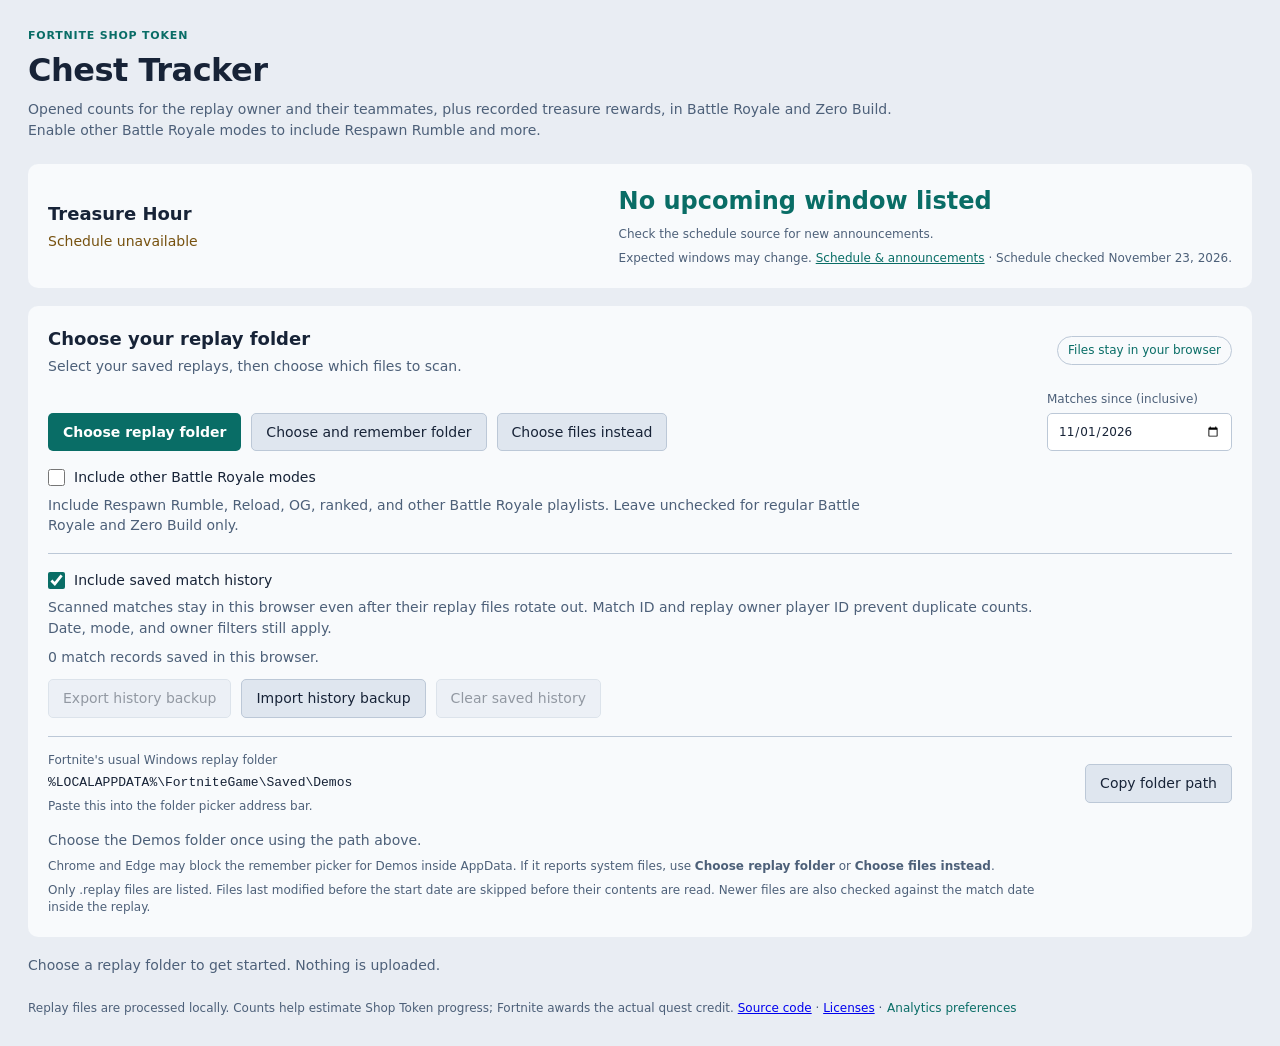
<file: src/FortniteChestTracker.Web/wwwroot/index.html>
<!doctype html>
<html lang="en">
<head>
  <meta charset="utf-8">
  <meta name="viewport" content="width=device-width, initial-scale=1">
  <meta name="color-scheme" content="dark light">
  <meta name="description" content="Track Opened counts and recorded treasure rewards in Fortnite replays. Opened includes normal openings and attributed destroyed unopened chests. Files stay in your browser.">
  <title>Fortnite Chest Tracker</title>
  <link rel="icon" href="data:image/svg+xml,%3Csvg xmlns='http://www.w3.org/2000/svg' viewBox='0 0 40 40'%3E%3Crect width='40' height='40' rx='8' fill='%236988ff'/%3E%3Cpath d='M9 17h22v14H9zm2-7h18l2 5H9z' fill='%23fff'/%3E%3Cpath d='M18 17h4v7h-4z' fill='%236988ff'/%3E%3C/svg%3E">
  <link rel="stylesheet" href="./app.css">
  <script type="module" src="./app.js"></script>
  <script type="module" src="./usage-analytics.js"></script>
</head>
<body>
  <main class="app-shell">
    <header class="page-header">
      <p class="eyebrow">FORTNITE SHOP TOKEN</p>
      <h1>Chest Tracker</h1>
      <p class="intro">Opened counts for the replay owner and their teammates, plus recorded treasure rewards, in Battle Royale and Zero Build. Enable other Battle Royale modes to include Respawn Rumble and more.</p>
    </header>

    <section class="panel treasure-panel" aria-labelledby="treasure-heading">
      <div><h2 id="treasure-heading">Treasure Hour</h2><p class="treasure-state" id="treasure-state">Checking schedule…</p></div>
      <div class="treasure-details"><p class="treasure-countdown" id="treasure-countdown" role="timer" aria-live="off"></p><p class="hint" id="treasure-time"></p><p class="hint">Expected windows may change. <a href="https://chestcounterfortnite.com/treasure-hours" target="_blank" rel="noopener noreferrer">Schedule &amp; announcements</a> · Schedule checked November 23, 2026.</p></div>
    </section>

    <section class="panel selection-panel" aria-labelledby="selection-heading">
      <div class="section-heading">
        <div><h2 id="selection-heading">Choose your replay folder</h2><p class="muted">Select your saved replays, then choose which files to scan.</p></div>
        <span class="local-badge">Files stay in your browser</span>
      </div>
      <div class="selection-controls">
        <div class="folder-actions">
          <button type="button" class="primary" id="choose-folder">Choose replay folder</button>
          <button type="button" id="choose-remember-folder" hidden title="Optional: remember a copied replay folder outside AppData">Choose and remember folder</button>
          <button type="button" id="use-saved-folder" hidden>Use saved replay folder</button>
          <button type="button" id="choose-files">Choose files instead</button>
          <input type="file" id="folder-input" webkitdirectory multiple hidden aria-label="Choose replay folder">
          <input type="file" id="files-input" accept=".replay" multiple hidden aria-label="Choose replay files">
        </div>
        <label class="date-field">Matches since (inclusive)<input type="date" id="since" value="2026-11-01" required></label>
      </div>
      <div class="mode-option">
        <label><input type="checkbox" id="include-other-modes" aria-describedby="mode-option-hint"> Include other Battle Royale modes</label>
        <p class="hint" id="mode-option-hint">Include Respawn Rumble, Reload, OG, ranked, and other Battle Royale playlists. Leave unchecked for regular Battle Royale and Zero Build only.</p>
      </div>
      <div class="history-controls">
        <label class="history-toggle"><input type="checkbox" id="include-history" checked> Include saved match history</label>
        <p class="hint">Scanned matches stay in this browser even after their replay files rotate out. Match ID and replay owner player ID prevent duplicate counts. Date, mode, and owner filters still apply.</p>
        <p class="hint" id="history-status" role="status">Loading saved match history…</p>
        <div class="folder-actions">
          <button type="button" id="export-history" disabled>Export history backup</button>
          <button type="button" id="import-history">Import history backup</button>
          <button type="button" id="clear-history" disabled>Clear saved history</button>
          <input type="file" id="history-input" accept=".json,application/json" hidden aria-label="Import match history backup">
        </div>
      </div>
      <div class="folder-location">
        <div><p class="path-label">Fortnite's usual Windows replay folder</p><code id="default-folder-path">%LOCALAPPDATA%\FortniteGame\Saved\Demos</code><p class="hint">Paste this into the folder picker address bar.</p></div>
        <button type="button" id="copy-path">Copy folder path</button>
      </div>
      <p id="folder-summary" class="folder-summary muted">Choose the Demos folder once using the path above.</p>
      <p class="hint">Chrome and Edge may block the remember picker for Demos inside AppData. If it reports system files, use <strong>Choose replay folder</strong> or <strong>Choose files instead</strong>.</p>
      <p id="folder-memory-hint" class="hint" hidden></p>
      <p class="hint">Only .replay files are listed. Files last modified before the start date are skipped before their contents are read. Newer files are also checked against the match date inside the replay.</p>
    </section>

    <section class="panel files-panel" id="files-panel" hidden aria-labelledby="files-heading">
      <div class="section-heading">
        <div><h2 id="files-heading">Replay files</h2><p class="muted" id="selection-summary"></p></div>
        <button type="button" class="text-button" id="select-all">Select all eligible</button>
      </div>
      <div class="table-scroll candidate-scroll" tabindex="0" aria-label="Replay files available for selection">
        <table class="files-table">
          <thead><tr><th class="check-column"><span class="sr-only">Selected</span></th><th>Replay file</th><th>Last modified</th><th>Size</th><th>Status</th></tr></thead>
          <tbody id="files-body"></tbody>
        </table>
      </div>
      <div class="scan-actions"><p class="muted" id="scan-selection-label"></p><button type="button" class="primary" id="scan" disabled>Scan selected replays</button></div>
    </section>

    <section class="status-area" aria-label="Scan status">
      <div class="status-line"><p id="status" role="status" aria-live="polite">Choose a replay folder to get started. Nothing is uploaded.</p><button type="button" id="cancel" hidden>Cancel scan</button></div>
      <progress id="progress" value="0" max="1" hidden aria-label="Replay scan progress"></progress>
    </section>

    <section id="report" hidden aria-labelledby="report-heading">
      <div class="report-heading">
        <div><h2 id="report-heading">Chests &amp; rewards</h2><p class="muted" id="report-summary"></p></div>
        <div class="report-actions"><label class="owner-field">Replay owner<select id="owner-filter" aria-label="Filter by replay owner"></select></label><button type="button" id="export">Download CSV</button></div>
      </div>
      <div class="summary-cards">
        <article class="summary-card"><h3>Owner · Opened</h3><p class="summary-value" id="owner-total">—</p><p class="muted" id="owners-summary"></p></article>
        <article class="summary-card"><h3>Teammates · Opened</h3><p class="summary-value" id="teammate-total">—</p><p class="muted">In the included matches</p></article>
        <article class="summary-card"><h3>Squad · Opened</h3><p class="summary-value accent" id="squad-total">—</p><p class="muted">Owner + teammates</p></article>
        <article class="summary-card"><h3>Included matches</h3><p class="summary-value" id="match-total">—</p><p class="muted" id="files-summary"></p></article>
      </div>
      <p class="coverage-note"><strong>Opened</strong> includes normal openings and destroyed unopened chests attributed to players in the replay. A chest that resets and is opened or destroyed again counts again; repeated updates within the same opening count once. Counts are the minimum confirmed by the recording. <strong>+</strong> means more chests may be missing, especially from distant teammates. <strong>Unknown</strong> means unavailable data; totals exclude it.</p>
      <p class="coverage-note">Reward counts include recorded observations in each replay. Nearby players outside your squad appear as <strong>Other player</strong> in Rewards when their reward is recorded. <strong>None recorded</strong> does not mean no reward was received. Treasure receipts without a prize ID appear as <strong>Treasure (unknown type)</strong>; they may include Gizmos or shared teammate rewards.</p>
      <section class="panel analytics-panel" aria-labelledby="analytics-heading">
        <div class="section-heading"><div><h2 id="analytics-heading">Chest activity &amp; pace</h2><p class="muted">Explore your saved matches to see when looting slows down.</p></div><div class="analytics-controls"><label class="analytics-field">Count for<select id="analytics-scope"><option value="owner">Replay owner</option><option value="teammates">Teammates</option><option value="squad">Whole squad</option></select></label><label class="analytics-field">Reported region<select id="analytics-region"><option value="">All reported regions</option></select></label></div></div>
        <div class="activity-cards">
          <article><h3>Today · Opened</h3><p class="summary-value" id="daily-total">0</p><p class="muted" id="daily-rate"></p></article>
          <article><h3>This week · Opened</h3><p class="summary-value" id="weekly-total">0</p><p class="muted" id="weekly-rate"></p></article>
          <article><h3>Selected period · Opened</h3><p class="summary-value" id="period-total">0</p><p class="muted" id="period-label"></p></article>
        </div>
        <section class="farming-insights" aria-labelledby="insights-heading">
          <h2 id="insights-heading">Farming insights</h2><p class="hint" id="insights-summary"></p>
          <div class="insight-cards">
            <article><h3>Region to try</h3><p class="insight-badge" id="insight-region-badge">More data needed</p><p class="insight-title" id="insight-region-title"></p><p id="insight-region-note"></p><p class="hint" id="insight-region-missing"></p></article>
            <article><h3>When to restart</h3><p class="insight-badge" id="insight-stop-badge">More data needed</p><p class="insight-title" id="insight-stop-title"></p><p id="insight-stop-note"></p></article>
            <article><h3>Time slot to try</h3><p class="insight-badge" id="insight-time-badge">More data needed</p><p class="insight-title" id="insight-time-title"></p><p id="insight-time-note"></p></article>
            <article><h3>Teammate chests by region</h3><p class="insight-badge" id="insight-team-chests-badge">More data needed</p><p class="insight-title" id="insight-team-chests-title"></p><p id="insight-team-chests-note"></p></article>
            <article><h3>Fewer departures while squad survives</h3><p class="insight-badge" id="insight-team-stability-badge">More data needed</p><p class="insight-title" id="insight-team-stability-title"></p><p id="insight-team-stability-note"></p></article>
          </div>
          <p class="hint" id="insights-method"></p>
          <div class="analytics-controls"><label class="analytics-field">Count departures during first (%) of squad survival<input type="number" id="insights-survival-percent" value="100" min="1" max="100" step="1"></label></div>
          <p class="hint" id="insights-team-method"></p>
          <details class="analytics-data"><summary>Compare teammate contribution and disconnects</summary><div class="table-scroll" tabindex="0"><table><thead><tr><th>Reported region</th><th class="number">Teammate chests/match</th><th class="number">Teammate chests/hour (estimated)</th><th class="number">Matches with chest counts</th><th class="number">Departures during survival: matches (%)</th><th class="number">Tracked matches</th><th class="number">Unavailable survival/tracking</th></tr></thead><tbody id="insights-team-table"></tbody></table></div></details>
          <details class="analytics-data"><summary>Compare local times of day</summary><p class="hint">Entire recordings are grouped by the local time the match started. Empty time slots have no observations. Region and date filters apply; the same player and game mode are compared.</p><div class="table-scroll" tabindex="0"><table><thead><tr><th>Local match start</th><th class="number">Estimated chests/hour</th><th class="number">Chests opened</th><th class="number">Matches used</th><th class="number">Different days</th><th>Sample size</th></tr></thead><tbody id="insights-time-table"></tbody></table></div><p class="hint" id="insights-time-empty">No comparable matches with known chest counts and recording length.</p></details>
        </section>
        <div class="analytics-controls">
          <label class="analytics-field">Calendar view<select id="calendar-group"><option value="day">Daily</option><option value="week">Weekly</option></select></label>
          <label class="analytics-field">Graph measure<select id="calendar-metric"><option value="count">Opened total</option><option value="rate">Opened per recorded minute</option></select></label>
          <label class="analytics-field">Compare matches from<select id="analytics-period"><option value="">All included dates</option></select></label>
        </div>
        <p class="hint" id="calendar-summary"></p>
        <div class="chart-scroll" id="calendar-chart" tabindex="0" aria-label="Daily or weekly chest activity graph"></div>
        <details class="analytics-data"><summary>View daily/weekly data</summary><div class="table-scroll" tabindex="0"><table><thead><tr><th>First day of period</th><th class="number">Chests opened</th><th class="number">Chests per minute</th><th class="number">Matches</th><th class="number">Minutes recorded</th><th>Matches used for rate</th></tr></thead><tbody id="calendar-table"></tbody></table></div></details>
        <div class="pace-heading"><h2>Chest openings over time</h2><p class="hint">Choose whose chests to count, then view one match or the average across matches.</p></div>
        <div class="analytics-controls">
          <label class="analytics-field">Whose chests?<select id="pace-scope"><option value="owner">Replay owner only</option><option value="teammates">Teammates only</option><option value="squad">Owner + teammates (squad)</option></select></label>
          <label class="analytics-field">Graph view<select id="pace-view"><option value="match">This match + average line</option><option value="average">Average only</option></select></label>
          <label class="analytics-field">Average these matches<select id="pace-average-group"><option value="same">Same player and game mode</option><option value="all">All matches in selected filters</option></select></label>
        </div>
        <div class="analytics-controls">
          <label class="analytics-field pace-match-field">Match<select id="pace-match" aria-label="Match for pace analysis"></select></label>
          <label class="analytics-field">Time window<select id="pace-window"><option value="1">1 minute</option><option value="2" selected>2 minutes</option><option value="5">5 minutes</option></select></label>
          <label class="analytics-field">Queue/loading estimate (minutes)<input id="pace-downtime" type="number" min="0" max="60" step="0.5" value="3"></label>
        </div>
        <p class="pace-scope-summary" id="pace-scope-summary"></p><p class="hint" id="pace-intro"></p><p class="hint" id="pace-summary"></p><p class="hint timing-note" id="pace-missing" hidden></p>
        <div class="chart-legend"><span><i class="legend-bar"></i><span id="pace-bars-label">This match</span></span><span id="pace-average-legend"><i class="legend-line"></i><span id="pace-average-label">Average for same player and game mode</span></span></div>
        <div class="chart-scroll" id="pace-chart" tabindex="0" aria-label="Chest openings per replay minute graph"></div>
        <p class="pace-estimate" id="pace-estimate"></p>
        <p class="hint">This estimate compares the chosen average's chest count before each minute with time spent playing plus your queue/loading estimate. It cannot predict the next match. Later minutes use fewer matches as recordings end, and replays may miss distant chests.</p>
        <details class="analytics-data"><summary>View chest counts and rates</summary><div class="table-scroll" tabindex="0"><table><thead id="pace-table-head"></thead><tbody id="pace-table"></tbody></table></div></details>
        <div class="pace-heading"><h2>Region comparison</h2><p class="hint" id="region-summary"></p><p class="hint">Rates compare the same player and game mode across regions. The replay's play-again matchmaking field reports a broad region; it does not confirm the exact server or subregion. Old history, unrecognized values, and conflicting reports appear as Unknown. Rescan available replays to add region data.</p></div>
        <div class="chart-scroll" id="region-chart" tabindex="0" aria-label="Recorded chest rate by reported matchmaking region"></div>
        <details class="analytics-data"><summary>View region data</summary><div class="table-scroll" tabindex="0"><table><thead><tr><th>Reported region</th><th class="number">Chests opened</th><th class="number">Chests per minute</th><th class="number">Matches</th><th class="number">Minutes recorded</th></tr></thead><tbody id="region-table"></tbody></table></div></details>
      </section>
      <section class="panel matches-panel" aria-labelledby="matches-heading">
        <div class="section-heading"><h2 id="matches-heading">Matches</h2><p class="muted" id="matches-hint">Select a match for its squad breakdown.</p></div>
        <div class="table-scroll matches-scroll" tabindex="0" aria-label="Eligible matches">
          <table class="matches-table"><thead><tr><th>Match date</th><th>Mode</th><th>Replay owner</th><th class="number">Owner · Opened</th><th class="number">Teammates · Opened</th><th class="number">Squad · Opened</th><th class="number">Rewards recorded</th><th>Coverage</th><th>Replay file</th><th>Reported region</th></tr></thead><tbody id="matches-body"></tbody></table>
        </div>
        <p class="empty-state" id="matches-empty" hidden>No eligible matches found. Check Skipped files for the reasons.</p>
      </section>
      <section class="panel detail-panel" aria-label="Report details">
        <div class="tabs" role="tablist" aria-label="Chest report details">
          <button type="button" role="tab" id="squad-tab" aria-controls="squad-panel" aria-selected="true">Squad details</button>
          <button type="button" role="tab" id="players-tab" aria-controls="players-panel" aria-selected="false" tabindex="-1">Player totals</button>
          <button type="button" role="tab" id="rewards-tab" aria-controls="rewards-panel" aria-selected="false" tabindex="-1">Rewards <span id="rewards-count"></span></button>
          <button type="button" role="tab" id="skipped-tab" aria-controls="skipped-panel" aria-selected="false" tabindex="-1">Skipped files <span id="skipped-count"></span></button>
        </div>
        <div role="tabpanel" id="squad-panel" aria-labelledby="squad-tab">
          <p class="detail-summary muted" id="selected-match-summary">Select a match to see its replay owner and teammates.</p>
          <p class="detail-summary muted" id="selected-match-reward-summary"></p>
          <p class="detail-summary muted">Recorded disconnects may follow elimination or network loss; they do not establish a voluntary quit. Missing events do not prove a player stayed.</p>
          <div class="table-scroll" tabindex="0" aria-label="Selected match squad"><table><thead><tr><th>Player</th><th>Role</th><th class="number">Opened</th><th class="number">Rewards recorded</th><th>Coverage</th><th>Player ID</th><th>Recorded disconnect</th></tr></thead><tbody id="squad-body"></tbody></table></div>
        </div>
        <div role="tabpanel" id="players-panel" aria-labelledby="players-tab" hidden>
          <p class="detail-summary muted">Totals for the replay owners and teammates in the included matches. Other players' recorded rewards appear in Rewards.</p>
          <div class="table-scroll" tabindex="0" aria-label="Opened and recorded reward totals by player"><table><thead><tr><th>Player</th><th>Role</th><th class="number">Matches</th><th class="number">Opened</th><th class="number">Rewards recorded</th><th>Coverage</th><th>Player ID</th></tr></thead><tbody id="players-body"></tbody></table></div>
        </div>
        <div role="tabpanel" id="rewards-panel" aria-labelledby="rewards-tab" hidden>
          <p class="detail-summary muted" id="rewards-summary">Recorded rewards for the replay owner, teammates, and other players, including nearby opponents.</p>
          <p class="detail-summary muted">Major/Supreme rewards are shown from successful prize results. <strong>Treasure (unknown type)</strong> means a treasure receipt was recorded without a prize ID; it may be shared from a teammate's chest. The Record column distinguishes these receipts from prize results. Gizmo category cannot be confirmed without a prize ID. Distant rewards may be missing. <strong>None recorded</strong> does not mean no reward was received.</p>
          <div id="rewards-coverage" role="note" aria-label="Additional reward coverage details" hidden></div>
          <div class="table-scroll rewards-scroll" tabindex="0" aria-label="Recorded treasure rewards"><table><thead><tr><th>Player</th><th>Role</th><th>Reward category</th><th>Tier</th><th>Match date</th><th>Replay time</th><th>Replay file</th><th>Record</th></tr></thead><tbody id="rewards-body"></tbody></table></div>
          <p class="empty-state" id="rewards-empty" hidden>None recorded in these matches. Additional rewards may be missing from the replays.</p>
        </div>
        <div role="tabpanel" id="skipped-panel" aria-labelledby="skipped-tab" hidden>
          <p class="detail-summary muted">Files excluded from this scan, including older dates, unselected files, unsupported modes, and duplicate recordings.</p>
          <div class="table-scroll skipped-scroll" tabindex="0" aria-label="Skipped replay files"><table><thead><tr><th>Replay file</th><th>Reason</th></tr></thead><tbody id="skipped-body"></tbody></table></div>
          <p class="empty-state" id="skipped-empty" hidden>No replay files were skipped.</p>
        </div>
      </section>
    </section>
    <section id="usage-privacy" class="usage-privacy" aria-label="Usage analytics preferences" hidden><h2>Optional usage analytics</h2><p>Allow Google Analytics to measure page visits and basic feature use? Google receives browser/device information and a random analytics ID. Replay files, player IDs, match IDs, chest counts, and report contents are excluded.</p><p class="hint" id="usage-status" role="status"></p><p class="hint">Your choice is saved for 90 days. <a href="https://policies.google.com/privacy" target="_blank" rel="noopener noreferrer">Google privacy policy</a></p><div class="folder-actions"><button type="button" id="usage-allow">Allow usage analytics</button><button type="button" id="usage-decline">Keep analytics off</button></div></section>
    <footer class="page-footer">Replay files are processed locally. Counts help estimate Shop Token progress; Fortnite awards the actual quest credit. <a href="https://github.com/Loukious/FortniteChestTracker">Source code</a> · <a href="./licenses.html">Licenses</a> · <button type="button" class="text-button" id="usage-preferences">Analytics preferences</button></footer>
  </main>
</body>
</html>
</file>
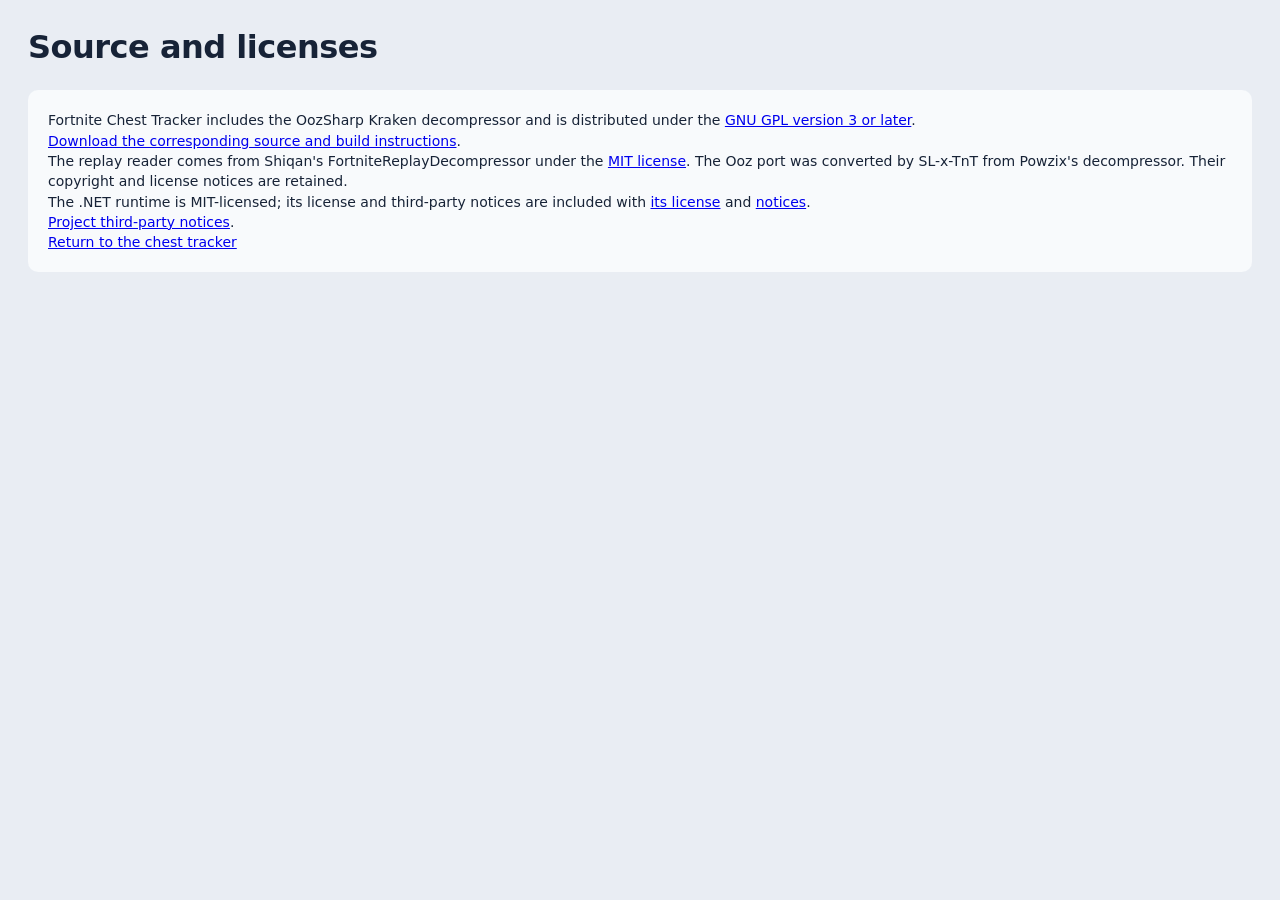
<file: src/FortniteChestTracker.Web/wwwroot/licenses.html>
<!doctype html>
<html lang="en">
<head>
  <meta charset="utf-8">
  <meta name="viewport" content="width=device-width, initial-scale=1">
  <meta name="color-scheme" content="dark light">
  <title>Licenses · Fortnite Chest Tracker</title>
  <link rel="stylesheet" href="./app.css">
</head>
<body>
  <main class="app-shell">
    <header class="page-header"><h1>Source and licenses</h1></header>
    <section class="panel">
      <p>Fortnite Chest Tracker includes the OozSharp Kraken decompressor and is
        distributed under the <a href="./licenses/GPL-3.0.txt">GNU GPL version 3 or later</a>.</p>
      <p><a id="source-code" href="https://github.com/Loukious/FortniteChestTracker">Download the corresponding source and build instructions</a>.</p>
      <p>The replay reader comes from Shiqan's FortniteReplayDecompressor under the
        <a href="./licenses/MIT.txt">MIT license</a>. The Ooz port was converted by
        SL-x-TnT from Powzix's decompressor. Their copyright and license notices are retained.</p>
      <p>The .NET runtime is MIT-licensed; its license and third-party notices are
        included with <a href="./licenses/DOTNET-MIT.txt">its license</a> and
        <a href="./licenses/DOTNET-THIRD-PARTY-NOTICES.txt">notices</a>.</p>
      <p><a href="./licenses/THIRD-PARTY-NOTICES.txt">Project third-party notices</a>.</p>
      <p><a href="./">Return to the chest tracker</a></p>
    </section>
  </main>
</body>
</html>
</file>
<file: src/FortniteChestTracker.Web/wwwroot/app.css>
:root{color-scheme:dark light;--bg:#151820;--panel:#1e232e;--input:#171d27;--control:#293447;--line:#3a4455;--text:#f1f5fb;--muted:#a9b6cc;--accent:#6adacd;--accent-text:#0e2524;--selected:#293e49;--hover:#2a3445;--warning:#eacb8a;font-family:"Segoe UI",system-ui,-apple-system,sans-serif;font-size:14px;line-height:1.45;background:var(--bg);color:var(--text)}
@media(prefers-color-scheme:light){:root{--bg:#e9edf3;--panel:#f8fafc;--input:#fff;--control:#dfe6ef;--line:#bcc8d7;--text:#172337;--muted:#4d6079;--accent:#096d66;--accent-text:#fff;--selected:#cde7e5;--hover:#e5ebf3;--warning:#775210}}
*{box-sizing:border-box}body{margin:0}button,input,select{font:inherit}button,input,select{color:var(--text);background:var(--input);border:1px solid var(--line);border-radius:5px}button{min-height:38px;padding:8px 14px;cursor:pointer;background:var(--control);font-weight:500}button:hover:not(:disabled){border-color:var(--accent)}button:disabled{opacity:.45;cursor:default}button.primary{background:var(--accent);color:var(--accent-text);border-color:transparent;font-weight:600}button.primary:hover:not(:disabled){filter:brightness(1.07)}button.text-button{border-color:transparent;background:transparent;color:var(--accent);padding:7px 10px}input,select{padding:8px 10px;min-height:38px}input[type=checkbox]{min-height:0;width:17px;height:17px;padding:0;margin:0;accent-color:var(--accent);cursor:pointer}input[type=checkbox]:disabled{cursor:default}select{min-width:210px;max-width:310px}button:focus-visible,input:focus-visible,select:focus-visible,.table-scroll:focus-visible{outline:2px solid var(--accent);outline-offset:3px}button[hidden],[hidden]{display:none!important}h1,h2,h3,p{margin:0}h1{font-size:32px;line-height:1.2;font-weight:650;letter-spacing:-.5px}h2{font-size:18px;font-weight:600}h3{font-size:13px;font-weight:400;color:var(--muted)}.muted,.hint,.page-footer{color:var(--muted)}.accent{color:var(--accent)}.app-shell{max-width:1540px;margin:0 auto;padding:28px}.page-header{margin-bottom:24px}.eyebrow{font-size:11px;font-weight:700;letter-spacing:.8px;color:var(--accent);margin-bottom:7px}.intro{margin-top:10px;color:var(--muted);max-width:870px}.panel{background:var(--panel);border-radius:10px;padding:19px;margin-bottom:18px;border:1px solid transparent}.section-heading{display:flex;justify-content:space-between;align-items:center;gap:16px;margin-bottom:15px}.section-heading h2+p{margin-top:4px}.local-badge{white-space:nowrap;font-size:12px;color:var(--accent);border:1px solid var(--line);border-radius:99px;padding:5px 10px}.selection-controls{display:flex;gap:24px;justify-content:space-between;align-items:end;flex-wrap:wrap}.folder-actions{display:flex;gap:10px;flex-wrap:wrap}.date-field,.owner-field{display:flex;flex-direction:column;gap:5px;color:var(--muted);font-size:12px}.date-field input{width:185px}.folder-summary{margin-top:15px;overflow-wrap:anywhere}.hint{font-size:12px;max-width:1000px;margin-top:7px}.table-scroll{overflow:auto;scrollbar-color:var(--line) var(--input);scrollbar-width:thin;border-radius:3px;overscroll-behavior-x:contain;overscroll-behavior-y:auto}.candidate-scroll{max-height:320px}.matches-scroll{max-height:385px}.skipped-scroll{max-height:350px}table{width:100%;border-collapse:collapse;text-align:left;font-size:13px}th{color:var(--muted);background:var(--control);font-size:12px;font-weight:600;white-space:nowrap;padding:11px 10px;position:sticky;top:0;z-index:1}td{padding:10px;border-bottom:1px solid var(--line);vertical-align:top}tbody tr:last-child td{border-bottom:0}tbody tr:nth-child(even){background:var(--input)}td.number,th.number{text-align:right;font-variant-numeric:tabular-nums;white-space:nowrap}.files-table td:nth-child(2){min-width:250px;overflow-wrap:anywhere}.files-table td:nth-child(3){white-space:nowrap}.files-table td:nth-child(4){white-space:nowrap;color:var(--muted)}.files-table td:last-child{min-width:215px}.check-column{width:35px}.file-skipped{color:var(--muted)}.file-status{color:var(--accent)}.file-status.skipped{color:var(--warning)}.scan-actions{display:flex;align-items:center;justify-content:space-between;gap:16px;padding-top:16px}.status-area{margin:2px 0 24px}.status-line{display:flex;align-items:center;gap:16px;justify-content:space-between}.status-line p{color:var(--muted);overflow-wrap:anywhere}.status-line button{flex:none}progress{display:block;width:100%;height:5px;margin-top:12px;accent-color:var(--accent);background:var(--control);border:0;border-radius:4px;overflow:hidden}progress::-webkit-progress-bar{background:var(--control)}progress::-webkit-progress-value{background:var(--accent)}progress::-moz-progress-bar{background:var(--accent)}.report-heading{display:flex;justify-content:space-between;align-items:end;gap:18px;margin-bottom:16px}.report-heading h2{font-size:22px}.report-heading p{font-size:12px;margin-top:4px}.report-actions{display:flex;align-items:end;gap:10px}.summary-cards{display:grid;grid-template-columns:repeat(4,minmax(0,1fr));gap:14px;margin-bottom:16px}.summary-card{background:var(--panel);padding:16px 18px;border-radius:9px}.summary-card .muted{font-size:12px;overflow-wrap:anywhere}.summary-value{font-size:34px;font-weight:600;line-height:1.2;margin:7px 0;font-variant-numeric:tabular-nums;letter-spacing:-.5px}.coverage-note{font-size:12px;color:var(--muted);margin:0 2px 17px;max-width:1180px}.matches-table{min-width:1320px}.matches-table td:nth-child(2){white-space:nowrap}.matches-table td:nth-child(3){min-width:145px}.matches-table td:nth-child(8){min-width:230px;max-width:360px}.matches-table td:nth-child(9){max-width:320px;min-width:230px;overflow-wrap:anywhere}.matches-table tbody tr{cursor:pointer}.matches-table tbody tr:hover{background:var(--hover)}.matches-table tbody tr.selected{background:var(--selected)}.match-pick{min-height:0;border:0;border-radius:2px;background:transparent;padding:0;text-align:left;color:var(--text);font-weight:400;white-space:nowrap}.match-pick:hover:not(:disabled){color:var(--accent)}.detail-panel{padding:0;overflow:hidden}.tabs{display:flex;gap:4px;padding:10px 14px 0;border-bottom:1px solid var(--line);flex-wrap:wrap}.tabs button{border-radius:5px 5px 0 0;border-bottom:0;min-height:37px;font-size:13px}.tabs button[aria-selected=true]{background:var(--selected);color:var(--accent)}[role=tabpanel]{padding:17px}.detail-summary{font-size:12px;margin-bottom:13px;overflow-wrap:anywhere}.detail-panel table{min-width:850px}.detail-panel table td:last-child{font-size:12px;overflow-wrap:anywhere;min-width:230px}.detail-panel table td:first-child{min-width:160px}.detail-panel table td:nth-child(2){white-space:nowrap}.detail-panel #squad-panel table td:nth-child(5){min-width:240px}.detail-panel #players-panel table td:nth-child(6){min-width:260px}#skipped-panel table{min-width:600px}#skipped-panel table td:first-child{width:36%;overflow-wrap:anywhere}#skipped-panel table td:last-child{font-size:13px;white-space:normal}.empty-state{padding:20px 10px;text-align:center;color:var(--muted)}.page-footer{font-size:12px;margin-top:22px;max-width:1050px}.sr-only{position:absolute;width:1px;height:1px;padding:0;margin:-1px;overflow:hidden;clip:rect(0,0,0,0);white-space:nowrap;border:0}
@media(max-width:900px){.app-shell{padding:20px}.summary-cards{grid-template-columns:repeat(2,minmax(0,1fr))}.report-heading{align-items:start}.report-actions{flex-direction:column;align-items:stretch}.report-actions select{min-width:180px}.selection-controls{gap:16px}.local-badge{white-space:normal;text-align:center;max-width:165px}.section-heading{align-items:start}.section-heading>p{font-size:12px;max-width:185px;text-align:right}}
@media(max-width:560px){.app-shell{padding:16px 12px}h1{font-size:29px}.panel{padding:15px}.intro{font-size:13px}.section-heading{gap:10px}.selection-panel .section-heading{flex-direction:column}.local-badge{max-width:none}.folder-actions{width:100%}.folder-actions button:first-child{flex:1}.date-field,.date-field input{width:100%}.selection-controls{align-items:stretch}.scan-actions{align-items:stretch;flex-direction:column}.report-heading{flex-direction:column;align-items:stretch}.report-actions{flex-direction:row;align-items:end}.owner-field{flex:1;min-width:0}.owner-field select{min-width:0;max-width:none;width:100%}.report-actions button{padding:8px 11px;white-space:nowrap}.summary-cards{gap:10px}.summary-card{padding:13px}.summary-card h3{font-size:12px;min-height:35px}.summary-value{font-size:29px}.summary-card .muted{font-size:11px}.tabs{padding:9px 9px 0;gap:3px}.tabs button{padding:8px 9px;font-size:12px}[role=tabpanel]{padding:13px}.detail-panel{padding:0}.status-line{font-size:13px}.status-line button{padding:7px 10px}.coverage-note{font-size:12px}.matches-panel .section-heading{display:block}.matches-panel .section-heading p{text-align:left;margin-top:5px;max-width:none}}
@media(prefers-reduced-motion:reduce){*{scroll-behavior:auto!important}}
.treasure-panel{display:flex;align-items:center;justify-content:space-between;gap:24px}.treasure-state{color:var(--warning);margin-top:4px}.treasure-details{min-width:0}.treasure-countdown{font-size:24px;font-weight:600;font-variant-numeric:tabular-nums;color:var(--accent)}.treasure-panel a{color:var(--accent)}
.analytics-panel{min-width:0}.analytics-controls{display:flex;align-items:end;flex-wrap:wrap;gap:14px;margin:16px 0 10px}.analytics-field{display:flex;flex-direction:column;gap:5px;color:var(--muted);font-size:12px;min-width:0}.analytics-field select{min-width:150px;max-width:100%;width:100%}.analytics-field input{width:180px}.pace-match-field{flex:1;min-width:220px;max-width:680px}.activity-cards{display:grid;grid-template-columns:repeat(3,minmax(0,1fr));gap:14px;margin:16px 0}.activity-cards article{background:var(--input);border-radius:7px;padding:14px}.activity-cards .muted{font-size:12px;overflow-wrap:anywhere}.activity-cards .summary-value{font-size:28px}.pace-heading{margin-top:24px;padding-top:20px;border-top:1px solid var(--line)}.chart-scroll{max-width:100%;min-width:0;overflow-x:auto;overscroll-behavior-x:contain;margin-top:14px;border-radius:5px;background:var(--input);scrollbar-color:var(--line) var(--input)}.chart-scroll svg{display:block;width:100%;height:auto;max-height:340px;overflow:visible}.chart-scroll svg text{fill:var(--muted);font-size:12px;font-family:inherit}.chart-grid{stroke:var(--line);stroke-width:1}.chart-bar{fill:var(--accent);opacity:.75}.chart-picked{opacity:1;stroke:var(--text);stroke-width:2}.chart-scroll g:focus{outline:none}.chart-scroll g:focus .chart-bar,.chart-scroll g:hover .chart-bar{opacity:1;stroke:var(--text);stroke-width:2}.chart-line{stroke:var(--warning);stroke-width:3;fill:none;stroke-linejoin:round}.chart-legend{display:flex;flex-wrap:wrap;gap:20px;font-size:12px;color:var(--muted);margin-top:12px}.chart-legend span{display:flex;align-items:center;gap:7px}.legend-bar{width:12px;height:12px;background:var(--accent)}.legend-line{width:22px;height:3px;background:var(--warning)}.analytics-data{margin-top:13px}.analytics-data summary{cursor:pointer;color:var(--muted);padding:8px 0}.analytics-data table{min-width:680px}.analytics-data .table-scroll{max-height:280px}.pace-estimate{margin-top:15px;padding:12px;border-left:3px solid var(--accent);background:var(--input);font-size:14px}.timing-note{color:var(--warning)}.chart-scroll:focus-visible,.analytics-data summary:focus-visible{outline:2px solid var(--accent);outline-offset:3px}
@media(max-width:650px){.treasure-panel{flex-direction:column;align-items:start;gap:10px}.treasure-countdown{font-size:21px}.activity-cards{grid-template-columns:1fr;gap:8px}.activity-cards article{display:grid;grid-template-columns:1fr auto;align-items:center;column-gap:12px}.activity-cards .muted{grid-column:1/-1}.activity-cards .summary-value{font-size:25px;margin:0}.analytics-controls{gap:10px}.analytics-field{width:100%}.analytics-field select,.analytics-field input{width:100%;max-width:none;min-width:0}.pace-match-field{min-width:0}.analytics-panel .section-heading{align-items:start;flex-direction:column}.chart-scroll svg{max-height:none}}
.history-controls{margin-top:18px;padding-top:16px;border-top:1px solid var(--line)}.history-toggle{display:flex;align-items:center;gap:9px;font-size:14px}.history-toggle input{flex:none}.history-controls .hint{font-size:14px;margin-bottom:9px}.history-controls .folder-actions{margin-top:12px}
.farming-insights{padding:18px 0;margin-top:20px;border-top:1px solid var(--line);border-bottom:1px solid var(--line)}.insight-cards{display:grid;grid-template-columns:repeat(3,minmax(0,1fr));gap:14px;margin:14px 0}.insight-cards article{background:var(--input);border:1px solid var(--line);border-radius:7px;padding:14px;min-width:0}.insight-cards article h3{font-weight:600;color:var(--text);font-size:14px}.insight-cards article p{font-size:13px;overflow-wrap:anywhere}.insight-cards .insight-badge{display:inline-block;font-size:11px;padding:3px 7px;background:var(--control);border-radius:4px;color:var(--muted);margin:9px 0}.insight-cards .insight-title{font-size:19px;font-weight:600;color:var(--accent);margin:0 0 9px}.insight-cards .hint{color:var(--warning)}
.usage-privacy{position:fixed;bottom:18px;right:18px;z-index:20;width:min(450px,calc(100vw - 36px));padding:18px;background:var(--panel);border:1px solid var(--line);border-radius:9px;box-shadow:0 8px 35px #0005}.usage-privacy p{font-size:13px;margin-top:10px}.usage-privacy .folder-actions{margin-top:14px}.usage-privacy a{color:var(--accent)}.page-footer #usage-preferences{padding:0;min-height:0;font-size:12px}
@media(max-width:800px){.insight-cards{grid-template-columns:1fr}.insight-cards .insight-title{font-size:18px}}
.mode-option{margin-top:16px}.mode-option label{display:flex;align-items:center;gap:9px;font-size:14px}.mode-option input{flex:none}.mode-option .hint{font-size:14px;max-width:850px}
@media(forced-colors:active){:root{--bg:Canvas;--panel:Canvas;--input:Canvas;--control:ButtonFace;--line:CanvasText;--text:CanvasText;--muted:CanvasText;--accent:Highlight;--accent-text:HighlightText;--selected:ButtonFace;--hover:ButtonFace;--warning:CanvasText}.panel,.summary-card{border:1px solid CanvasText}.summary-card{border-radius:5px}button.primary{border-color:ButtonText}.matches-table tbody tr.selected{outline:2px solid Highlight;outline-offset:-2px}}
.folder-location{display:flex;justify-content:space-between;align-items:center;gap:18px;border-top:1px solid var(--line);padding-top:15px;margin-top:18px}.folder-location>div{min-width:0}.path-label{font-size:12px;color:var(--muted)}.folder-location code{display:block;font-family:Consolas,"Cascadia Mono",monospace;font-size:13px;margin-top:5px;overflow-wrap:anywhere;user-select:all}.folder-location button{flex:none}.folder-location .hint{margin-top:5px}
@media(max-width:560px){.folder-location{align-items:stretch;flex-direction:column;gap:11px}.folder-location button{align-self:start}}

.rewards-scroll{max-height:385px}#rewards-panel table{min-width:1250px}#rewards-panel table td:nth-child(3){min-width:160px}#rewards-panel table td:nth-child(4){min-width:85px}#rewards-panel table td:nth-child(5),#rewards-panel table td:nth-child(6){white-space:nowrap;font-variant-numeric:tabular-nums}#rewards-panel table td:nth-child(7){min-width:250px;overflow-wrap:anywhere}#rewards-panel table td:last-child{min-width:230px}
</file>
